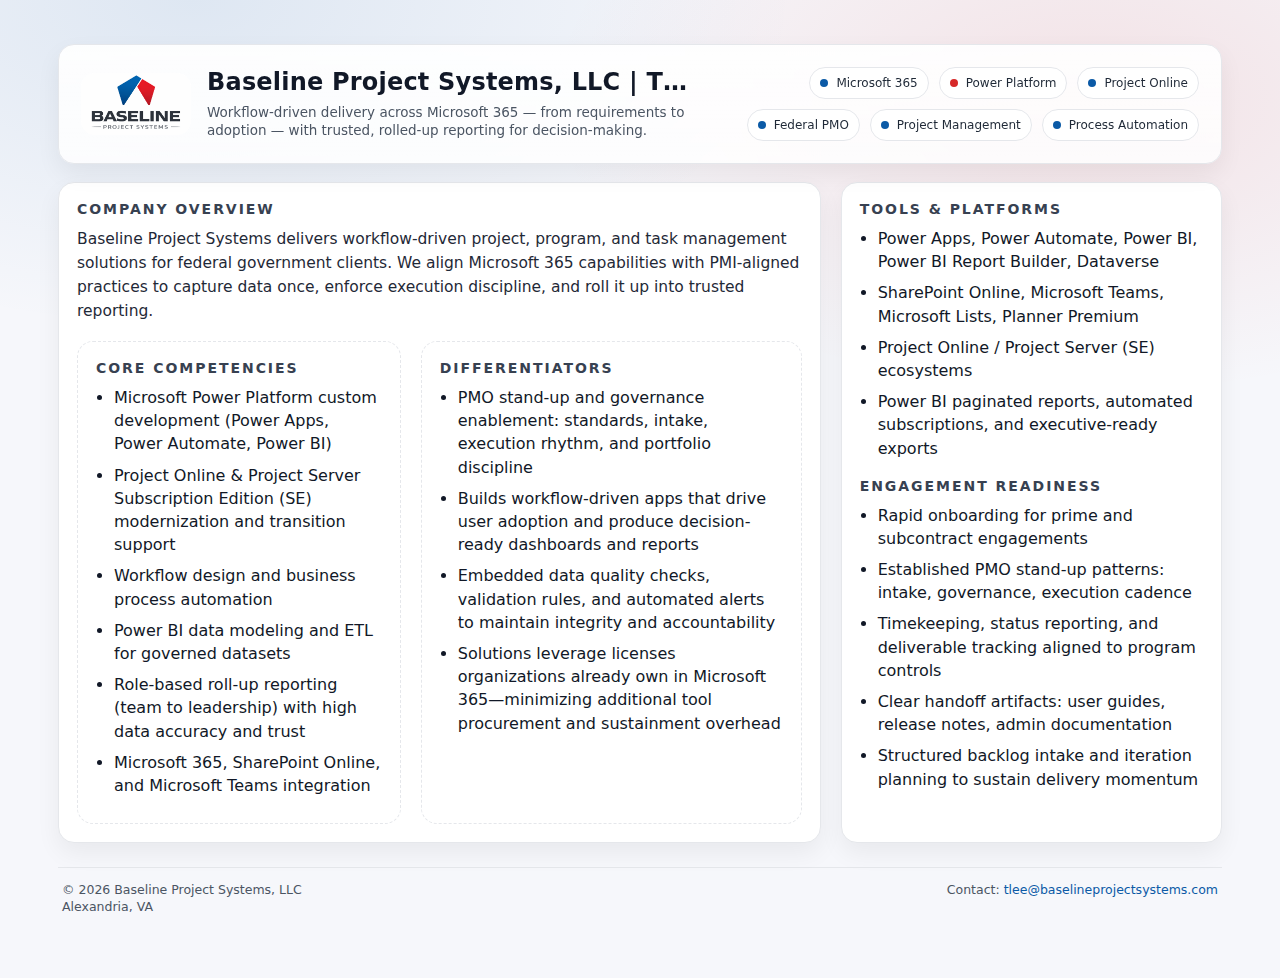
<file: index.html>
<!doctype html>
<html lang="en">
<head>
  <meta charset="utf-8" />
  <meta name="viewport" content="width=device-width,initial-scale=1" />
  <title>Baseline Project Systems</title>
  <meta name="description" content="Baseline Project Systems, LLC | Microsoft 365, Power Platform, and enterprise PMO solutions for federal clients." />

  <style>
    :root{
      --bps-blue:#0b5aa6;
      --bps-red:#d62828;
      --ink:#111827;
      --muted:#4b5563;
      --card:#ffffff;
      --bg:#f6f7fb;
      --border:#e5e7eb;
      --shadow: 0 10px 25px rgba(0,0,0,.06);
      --radius: 16px;
    }
    *{box-sizing:border-box}
    body{
      margin:0;
      font-family: system-ui, -apple-system, Segoe UI, Roboto, Helvetica, Arial, sans-serif;
      color:var(--ink);
      background:
        radial-gradient(1100px 600px at 15% 0%, rgba(11,90,166,.10), transparent 55%),
        radial-gradient(900px 500px at 85% 10%, rgba(214,40,40,.10), transparent 60%),
        var(--bg);
    }
    a{color:var(--bps-blue); text-decoration:none}
    a:hover{text-decoration:underline}
    .wrap{max-width:1200px; margin:0 auto; padding:44px 18px 64px}

    header{
      display:flex; align-items:center; gap:18px;
      padding:22px 22px;
      background:linear-gradient(180deg, rgba(255,255,255,.92), rgba(255,255,255,.82));
      border:1px solid var(--border);
      border-radius:var(--radius);
      box-shadow: var(--shadow);
      backdrop-filter: blur(6px);
    }
    .brand{
      display:flex; align-items:center; gap:16px; min-width:0;
    }
    .brand img{
      width:110px; height:auto; display:block;
      border-radius:14px;
    }
    .title{
      min-width:0;
    }
    .title h1{
      margin:0;
      font-size:24px;
      letter-spacing:.2px;
      line-height:1.15;
      white-space:nowrap;
      overflow:hidden;
      text-overflow:ellipsis;
    }
    .title p{
      margin:6px 0 0;
      color:var(--muted);
      font-size:13.5px;
      line-height:1.35;
    }

    .pillrow{
      margin-left:auto;
      display:flex; gap:10px; flex-wrap:wrap; justify-content:flex-end;
    }
    .pill{
      font-size:12px;
      padding:8px 10px;
      border:1px solid var(--border);
      border-radius:999px;
      background:#fff;
      color:#1f2937;
      display:inline-flex; align-items:center; gap:8px;
    }
    .dot{
      width:8px; height:8px; border-radius:99px; display:inline-block;
      background:var(--bps-blue);
    }
    .dot.red{background:var(--bps-red)}

    main{margin-top:18px}

    .grid{
      display:grid;
      grid-template-columns: 2fr 1fr;
      gap:20px;
      margin-top:16px;
    }

    @media (max-width: 980px){
      header{flex-direction:column; align-items:flex-start}
      .pillrow{margin-left:0; justify-content:flex-start}
      .grid{grid-template-columns:1fr}
      .title h1{white-space:normal}
    }

    .card{
      background:var(--card);
      border:1px solid var(--border);
      border-radius:var(--radius);
      box-shadow: var(--shadow);
      padding:18px 18px;
    }

    h2{
      margin:0 0 10px;
      font-size:14px;
      letter-spacing:.14em;
      text-transform:uppercase;
      color:#374151;
    }

    .lead{
      margin:0;
      color:#1f2937;
      font-size:15.5px;
      line-height:1.55;
    }

    ul{
      margin:10px 0 0 18px;
      padding:0;
      color:#111827;
    }
    li{margin:8px 0; line-height:1.45}
    .muted{color:var(--muted)}

    /* Core Competencies reduced ~15% vs Differentiators */
    .split{
      display:grid;
      grid-template-columns: 2.55fr 3fr;
      gap:20px;
    }

    @media (max-width: 820px){
      .split{grid-template-columns:1fr}
    }

    .footer{
      margin-top:24px;
      display:flex;
      gap:12px;
      flex-wrap:wrap;
      align-items:flex-start;
      justify-content:space-between;
      color:var(--muted);
      font-size:12.5px;
      padding:14px 4px 0;
      border-top:1px solid var(--border);
    }
    .footer-left{
      display:flex;
      flex-direction:column;
      gap:2px;
    }
  </style>
</head>

<body>
  <div class="wrap">
    <header>
      <div class="brand">
        <img src="logo.png" alt="Baseline Project Systems Logo" />
        <div class="title">
          <h1>Baseline Project Systems, LLC | Thomas Lee</h1>
          <p class="muted">
            Workflow-driven delivery across Microsoft 365 — from requirements to adoption — with trusted, rolled-up reporting for decision-making.
          </p>
        </div>
      </div>

      <div class="pillrow">
        <span class="pill"><span class="dot"></span> Microsoft 365</span>
        <span class="pill"><span class="dot red"></span> Power Platform</span>
        <span class="pill"><span class="dot"></span> Project Online</span>
        <span class="pill"><span class="dot"></span> Federal PMO</span>
        <span class="pill"><span class="dot"></span> Project Management</span>
        <span class="pill"><span class="dot"></span> Process Automation</span>
      </div>
    </header>

    <main>
      <div class="grid">
        <section class="card">
          <h2>Company Overview</h2>
          <p class="lead">
            Baseline Project Systems delivers workflow-driven project, program, and task management solutions for federal government clients.
            We align Microsoft 365 capabilities with PMI-aligned practices to capture data once, enforce execution discipline, and roll it up into trusted reporting.
          </p>

          <div class="split" style="margin-top:18px">
            <div class="card" style="box-shadow:none; border-style:dashed">
              <h2>Core Competencies</h2>
              <ul>
                <li>Microsoft Power Platform custom development (Power Apps, Power Automate, Power BI)</li>
                <li>Project Online &amp; Project Server Subscription Edition (SE) modernization and transition support</li>
                <li>Workflow design and business process automation</li>
                <li>Power BI data modeling and ETL for governed datasets</li>
                <li>Role-based roll-up reporting (team to leadership) with high data accuracy and trust</li>
                <li>Microsoft 365, SharePoint Online, and Microsoft Teams integration</li>
              </ul>
            </div>

            <div class="card" style="box-shadow:none; border-style:dashed">
              <h2>Differentiators</h2>
              <ul>
                <li>PMO stand-up and governance enablement: standards, intake, execution rhythm, and portfolio discipline</li>
                <li>Builds workflow-driven apps that drive user adoption and produce decision-ready dashboards and reports</li>
                <li>Embedded data quality checks, validation rules, and automated alerts to maintain integrity and accountability</li>
                <li>Solutions leverage licenses organizations already own in Microsoft 365—minimizing additional tool procurement and sustainment overhead</li>
              </ul>
            </div>
          </div>
        </section>

        <aside class="card">
          <h2>Tools &amp; Platforms</h2>
          <ul>
            <li>Power Apps, Power Automate, Power BI, Power BI Report Builder, Dataverse</li>
            <li>SharePoint Online, Microsoft Teams, Microsoft Lists, Planner Premium</li>
            <li>Project Online / Project Server (SE) ecosystems</li>
            <li>Power BI paginated reports, automated subscriptions, and executive-ready exports</li>
          </ul>

          <div style="margin-top:18px">
            <h2>Engagement Readiness</h2>
            <ul>
              <li>Rapid onboarding for prime and subcontract engagements</li>
              <li>Established PMO stand-up patterns: intake, governance, execution cadence</li>
              <li>Timekeeping, status reporting, and deliverable tracking aligned to program controls</li>
              <li>Clear handoff artifacts: user guides, release notes, admin documentation</li>
              <li>Structured backlog intake and iteration planning to sustain delivery momentum</li>
            </ul>
          </div>
        </aside>
      </div>

      <div class="footer">
        <div class="footer-left">
          <div>© <span id="y"></span> Baseline Project Systems, LLC</div>
          <div>Alexandria, VA</div>
        </div>
        <div>
          Contact:
          <a href="mailto:tlee@baselineprojectsystems.com">tlee@baselineprojectsystems.com</a>
        </div>
      </div>
    </main>
  </div>

  <script>
    document.getElementById("y").textContent = new Date().getFullYear();
  </script>
</body>
</html>
</file>
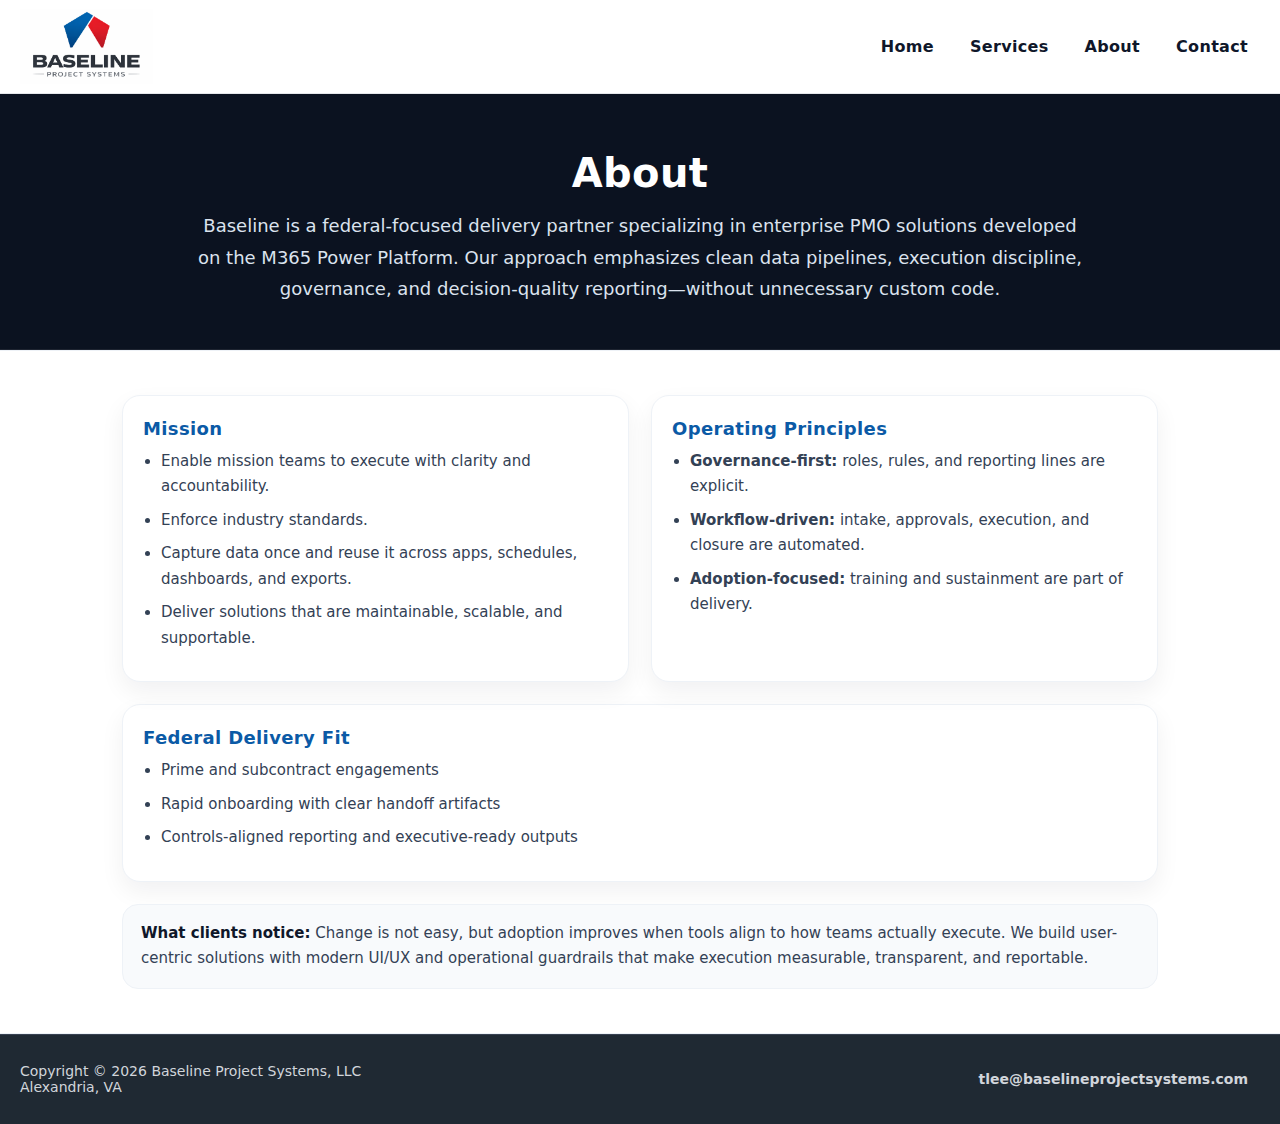
<file: about.html>
<!doctype html>
<html lang="en">
<head>
  <meta charset="utf-8" />
  <meta name="viewport" content="width=device-width, initial-scale=1" />
  <title>About | Baseline</title>

  <meta name="description" content="About Baseline — workflow-driven delivery across Microsoft 365, the Power Platform, and enterprise reporting for federal government clients." />

  <!-- Favicon -->
  <link rel="icon" href="/favicon.ico" sizes="any">
  <link rel="icon" type="image/png" sizes="32x32" href="/favicon-32.png">
  <link rel="icon" type="image/png" sizes="16x16" href="/favicon-16.png">
  <link rel="apple-touch-icon" href="/apple-touch-icon.png">

  <!-- Shared stylesheet (matches your new homepage template) -->
  <link rel="stylesheet" href="styles.css" />

  <style>
    /* Page-only styling (aligned to the new template palette and typography) */
    .about-hero{
      position:relative;
      padding:56px 20px 44px;
      background:#0b1220;
      border-bottom:1px solid rgba(255,255,255,.08);
      text-align:center;
    }

    .about-hero-inner{
      max-width:980px;
      margin:0 auto;
    }

    .about-hero h1{
      margin:0;
      font-size:clamp(24px, 3.2vw, 40px);
      font-weight:900;
      letter-spacing:.01em;
      color:#ffffff;
    }

    .about-hero p{
      margin:14px auto 0;
      max-width:900px;
      font-size:clamp(15px, 2vw, 18px);
      line-height:1.75;
      color:#dbe3ee;
    }

    .about-wrap{
      background:#ffffff;
      color:var(--ink);
      border-top:1px solid var(--section-border);
      border-bottom:1px solid var(--section-border);
    }

    .about-inner{
      max-width:1100px;
      margin:0 auto;
      padding:44px 32px;
    }

    .about-grid{
      display:grid;
      grid-template-columns:repeat(2, 1fr);
      gap:22px;
    }

    .about-card{
      background:#ffffff;
      border:1px solid var(--card-border);
      border-radius:18px;
      padding:22px 20px;
      box-shadow:0 10px 24px rgba(15,23,42,.06);
      transition:transform .25s ease, box-shadow .25s ease, border-color .25s ease;
    }

    .about-card:hover{
      transform:translateY(-3px);
      box-shadow:0 16px 34px rgba(15,23,42,.10);
      border-color:rgba(11,90,166,.20);
    }

    .about-title{
      margin:0 0 10px;
      font-size:18px;
      font-weight:800;
      letter-spacing:.02em;
      color:var(--bps-blue);
    }

    .about-list{
      margin:0;
      padding-left:18px;
      color:#334155;
      line-height:1.7;
      font-size:15px;
    }

    .about-list li{ margin:8px 0; }

    .about-wide{
      margin-top:22px;
    }

    .about-wide .about-card{ box-shadow:0 10px 24px rgba(15,23,42,.06); }

    .about-note{
      margin-top:22px;
      padding:16px 18px;
      border:1px solid var(--section-border);
      background:#f8fafc;
      border-radius:16px;
      color:#334155;
      line-height:1.7;
      font-size:15px;
    }

    .about-note strong{ color:var(--ink); }

    @media (max-width: 920px){
      .about-inner{ padding:34px 18px; }
      .about-grid{ grid-template-columns:1fr; }
    }
  </style>
</head>

<body>
  <!-- Header + Mobile Menu + Footer are injected automatically by site.js -->

  <!-- PAGE HERO -->
  <section class="about-hero">
    <div class="about-hero-inner">
      <h1>About</h1>
      <p>
        Baseline is a federal-focused delivery partner specializing in enterprise PMO solutions developed on the M365 Power Platform.
        Our approach emphasizes clean data pipelines, execution discipline, governance, and decision-quality reporting—without unnecessary custom code.
      </p>
    </div>
  </section>

  <!-- ABOUT CONTENT -->
  <section class="about-wrap" aria-label="About Baseline">
    <div class="about-inner">
      <div class="about-grid">

        <article class="about-card">
          <h2 class="about-title">Mission</h2>
          <ul class="about-list">
            <li>Enable mission teams to execute with clarity and accountability.</li>
            <li>Enforce industry standards.</li>
            <li>Capture data once and reuse it across apps, schedules, dashboards, and exports.</li>
            <li>Deliver solutions that are maintainable, scalable, and supportable.</li>
          </ul>
        </article>

        <article class="about-card">
          <h2 class="about-title">Operating Principles</h2>
          <ul class="about-list">
            <li><strong>Governance-first:</strong> roles, rules, and reporting lines are explicit.</li>
            <li><strong>Workflow-driven:</strong> intake, approvals, execution, and closure are automated.</li>
            <li><strong>Adoption-focused:</strong> training and sustainment are part of delivery.</li>
          </ul>
        </article>

      </div>

      <div class="about-wide">
        <article class="about-card">
          <h2 class="about-title">Federal Delivery Fit</h2>
          <ul class="about-list">
            <li>Prime and subcontract engagements</li>
            <li>Rapid onboarding with clear handoff artifacts</li>
            <li>Controls-aligned reporting and executive-ready outputs</li>
          </ul>
        </article>
      </div>

      <div class="about-note">
        <strong>What clients notice:</strong> Change is not easy, but adoption improves when tools align to how teams actually execute.
        We build user-centric solutions with modern UI/UX and operational guardrails that make execution measurable, transparent, and reportable.
      </div>
    </div>
  </section>

  <!-- Shared loader: injects header/footer, sets active nav, wires mobile menu, handles no-flash -->
  <script src="site.js"></script>
</body>
</html>
</file>
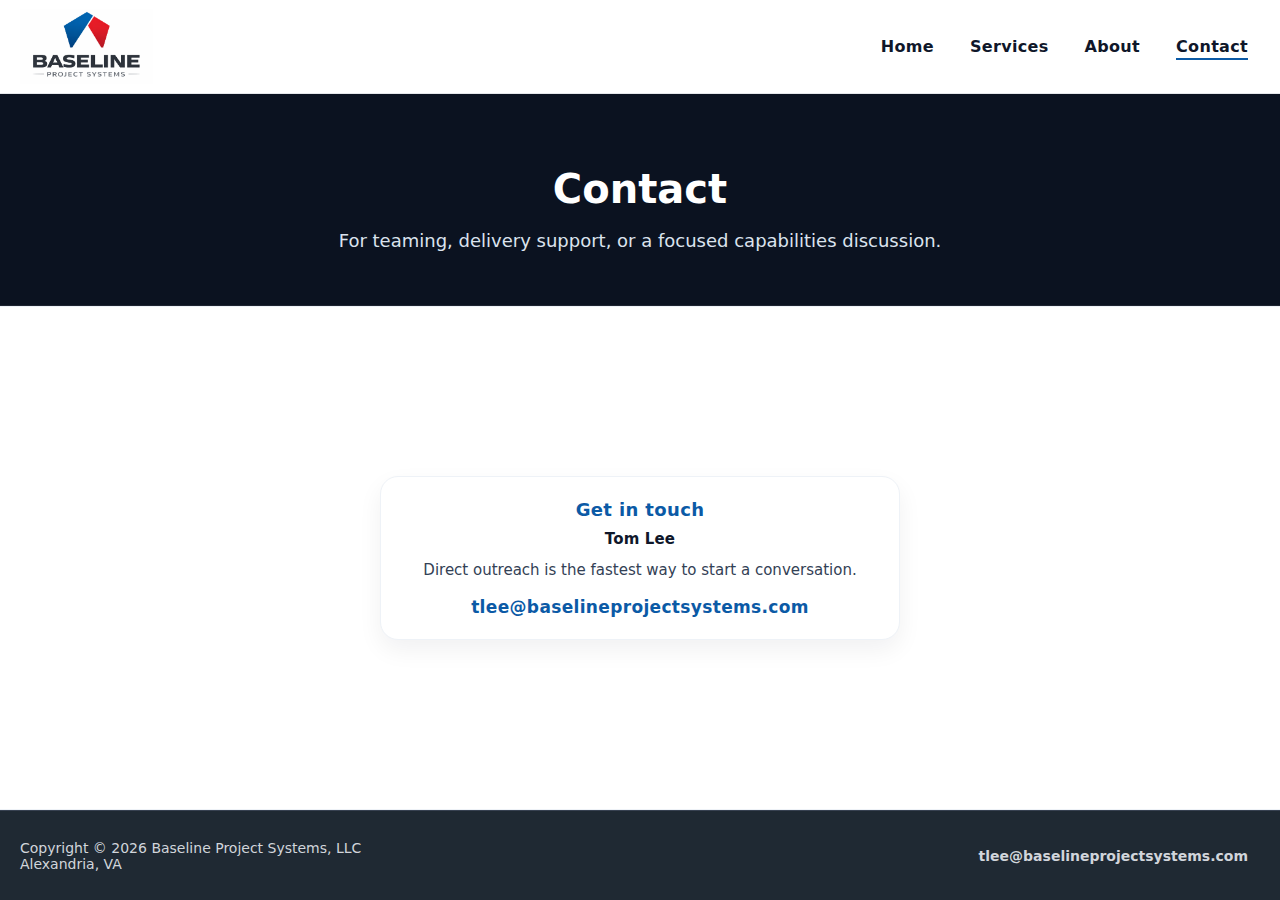
<file: contact.html>
<!doctype html>
<html lang="en">
<head>
  <meta charset="utf-8" />
  <meta name="viewport" content="width=device-width, initial-scale=1" />
  <title>Contact | Baseline</title>

  <meta name="description" content="Contact Baseline for teaming, delivery support, or a capabilities discussion." />

  <!-- Favicon -->
  <link rel="icon" href="/favicon.ico" sizes="any">
  <link rel="icon" type="image/png" sizes="32x32" href="/favicon-32.png">
  <link rel="icon" type="image/png" sizes="16x16" href="/favicon-16.png">
  <link rel="apple-touch-icon" href="/apple-touch-icon.png">

  <link rel="stylesheet" href="styles.css" />

  <style>
    /* Page-level layout fix */
    body{
      display:flex;
      flex-direction:column;
      min-height:100vh;
    }

    main{
      flex:1;
      display:flex;
      flex-direction:column;
    }

    .contact-hero{
      padding:72px 20px 48px;
      background:#0b1220;
      border-bottom:1px solid rgba(255,255,255,.08);
      text-align:center;
    }

    .contact-hero h1{
      margin:0;
      font-size:clamp(26px, 3.2vw, 40px);
      font-weight:900;
      color:#ffffff;
    }

    .contact-hero p{
      margin:14px auto 0;
      max-width:760px;
      font-size:clamp(15px, 2vw, 18px);
      line-height:1.7;
      color:#dbe3ee;
    }

    .contact-wrap{
      background:#ffffff;
      color:var(--ink);
      padding:56px 20px;
      border-top:1px solid var(--section-border);
      border-bottom:1px solid var(--section-border);
      display:flex;
      align-items:center;
      justify-content:center;
      flex:1;
    }

    .contact-card{
      max-width:520px;
      width:100%;
      background:#ffffff;
      border:1px solid var(--card-border);
      border-radius:18px;
      padding:22px 22px;
      box-shadow:0 10px 24px rgba(15,23,42,.06);
      text-align:center;
      transition:transform .25s ease, box-shadow .25s ease, border-color .25s ease;
    }

    .contact-card:hover{
      transform:translateY(-3px);
      box-shadow:0 16px 34px rgba(15,23,42,.10);
      border-color:rgba(11,90,166,.20);
    }

    .contact-card h2{
      margin:0 0 10px;
      font-size:18px;
      font-weight:900;
      letter-spacing:.02em;
      color:var(--bps-blue);
    }

    .contact-name{
      margin:0 0 10px;
      font-size:15px;
      font-weight:800;
      color:#0f172a;
      letter-spacing:.01em;
    }

    .contact-card p{
      margin:0 0 14px;
      font-size:15px;
      line-height:1.65;
      color:#334155;
    }

    .contact-email{
      font-size:17px;
      font-weight:900;
      letter-spacing:.02em;
    }

    .contact-email a{
      color:var(--bps-blue);
      text-decoration:none;
    }

    .contact-email a:hover{
      text-decoration:underline;
    }

    @media (max-width:768px){
      .contact-wrap{ padding:48px 18px; }
      .contact-card{ padding:20px 18px; }
    }
  </style>
</head>

<body>
  <!-- Header injected by site.js -->

  <main>
    <!-- HERO -->
    <section class="contact-hero">
      <h1>Contact</h1>
      <p>
        For teaming, delivery support, or a focused capabilities discussion.
      </p>
    </section>

    <!-- CONTACT CONTENT -->
    <section class="contact-wrap" aria-label="Contact Baseline">
      <div class="contact-card">
        <h2>Get in touch</h2>

        <div class="contact-name">Tom Lee</div>

        <p>
          Direct outreach is the fastest way to start a conversation.
        </p>

        <div class="contact-email">
          <a href="mailto:tlee@baselineprojectsystems.com">
            tlee@baselineprojectsystems.com
          </a>
        </div>
      </div>
    </section>
  </main>

  <!-- Footer injected by site.js -->

  <script src="site.js"></script>
</body>
</html>
</file>
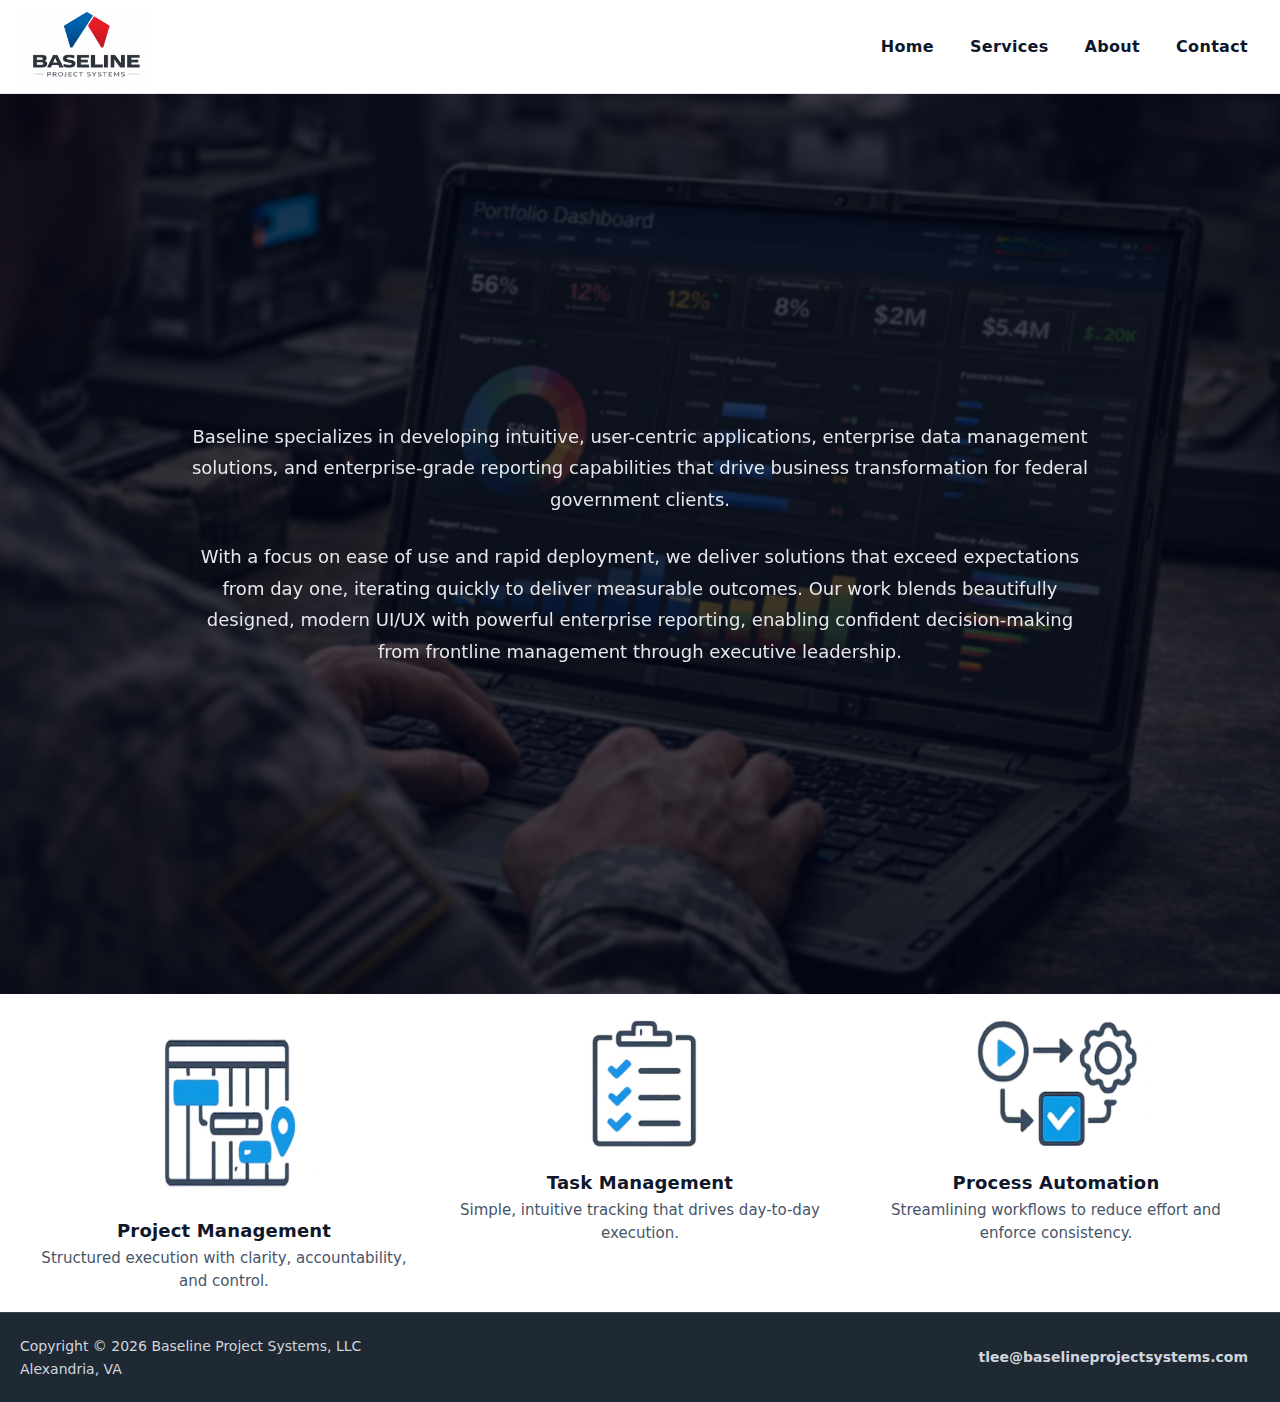
<file: index2.html>
<!doctype html>
<html lang="en">
<head>
  <meta charset="utf-8" />
  <meta name="viewport" content="width=device-width, initial-scale=1" />
  <title>Our Mission | Baseline</title>

  <meta name="description" content="Baseline modernizes the enterprise through intuitive applications and enterprise reporting for federal government clients." />

  <!-- Favicon -->
  <link rel="icon" href="/favicon.ico" sizes="any">
  <link rel="icon" type="image/png" sizes="32x32" href="/favicon-32.png">
  <link rel="icon" type="image/png" sizes="16x16" href="/favicon-16.png">
  <link rel="apple-touch-icon" href="/apple-touch-icon.png">

  <style>
    :root{
      --bps-blue:#0b5aa6;
      --ink:#0f172a;
      --muted:#475569;
      --header-border:#e5e7eb;

      --footer-bg:#1f2933;
      --footer-text:#d1d5db;
      --footer-border:#374151;
    }

    *{ box-sizing:border-box }

    body{
      margin:0;
      font-family: system-ui, -apple-system, Segoe UI, Roboto, Helvetica, Arial, sans-serif;
      background:#000;
      color:#f9fafb;
      overflow-x:hidden;
    }

    /* ================= HEADER ================= */
    header{
      background:#ffffff;
      border-bottom:1px solid var(--header-border);
    }

    .header-inner{
      width:100%;
      display:flex;
      align-items:center;
      justify-content:space-between;
      padding:9px 32px 9px 20px;
    }

    .logo img{
      height:75px;
      width:auto;
      display:block;
    }

    /* Desktop nav */
    nav ul{
      list-style:none;
      margin:0;
      padding:0;
      display:flex;
      gap:36px;
      align-items:center;
    }

    nav a{
      position:relative;
      text-decoration:none;
      font-weight:600;
      color:var(--ink);
      letter-spacing:.02em;
      padding-bottom:4px;
    }

    nav a::after{
      content:"";
      position:absolute;
      left:0;
      bottom:0;
      width:0%;
      height:2px;
      background:var(--bps-blue);
      transition:width .25s ease;
    }

    nav a:hover::after{ width:100%; }

    /* Mobile menu button: hidden by default (desktop) */
    .menu-toggle{
      display:none;
      align-items:center;
      gap:10px;
      padding:10px 12px;
      border:1px solid var(--header-border);
      border-radius:12px;
      background:#fff;
      color:var(--ink);
      font-weight:700;
      cursor:pointer;
    }

    .menu-toggle:focus{
      outline:none;
      box-shadow:0 0 0 4px rgba(11,90,166,.12);
      border-color:rgba(11,90,166,.40);
    }

    .hamburger{
      width:18px;
      height:12px;
      display:flex;
      flex-direction:column;
      justify-content:space-between;
    }

    .hamburger span{
      height:2px;
      width:100%;
      background:var(--ink);
      border-radius:2px;
      display:block;
    }

    /* ================= MOBILE OVERLAY (default hidden everywhere) ================= */
    .mobile-overlay{ display:none; }
    .mobile-overlay.is-open{ display:none; } /* keep hidden on desktop even if JS toggles */

    /* ================= HERO ================= */
    .hero{
      position:relative;
      min-height:100vh;
      display:flex;
      align-items:center;
      justify-content:center;
      padding:40px 20px;
      background-image:url("hero-military-dashboard.jpg");
      background-size:cover;
      background-position:center;
      text-align:center;
    }

    .hero::before{
      content:"";
      position:absolute;
      inset:0;
      background:rgba(2,6,23,.72);
      backdrop-filter:blur(1px);
    }

    .hero-content{
      position:relative;
      max-width:900px;
    }

    .mission-text{
      font-size:clamp(15px,2vw,18px);
      line-height:1.75;
      color:#e5e7eb;
      margin:0;
    }

    .mission-text + .mission-text{ margin-top:26px; }

    /* ================= ICON SECTION (WHITE / COMPACT) ================= */
    .image-section{
      background:#ffffff;
      padding:20px 32px;          /* compact height */
      display:flex;
      justify-content:space-between;
      gap:32px;
    }

    .image-card{
      width:32%;
      text-align:center;
      color:var(--ink);
    }

    /* icons 50% smaller */
    .image-card img{
      width:50%;
      height:auto;
      display:block;
      margin:0 auto;
    }

    .image-card h3{
      margin:14px 0 6px;
      font-size:18px;
      font-weight:700;
      letter-spacing:.01em;
    }

    .image-card p{
      margin:0;
      font-size:15px;
      line-height:1.5;
      color:var(--muted);
    }

    /* ================= FOOTER ================= */
    footer{
      background:var(--footer-bg);
      border-top:1px solid var(--footer-border);
      height:90px;
      display:flex;
      align-items:center;
    }

    .footer-inner{
      width:100%;
      display:flex;
      justify-content:space-between;
      align-items:center;
      padding:0 32px 0 20px;
      color:var(--footer-text);
      font-size:14px;
      line-height:1.6;
    }

    .footer-left{
      display:flex;
      flex-direction:column;
    }

    .footer-right a{
      color:var(--footer-text);
      text-decoration:none;
      font-weight:600;
    }

    .footer-right a:hover{ text-decoration:underline; }

    /* ================= RESPONSIVE ================= */
    @media (max-width:768px){
      .logo img{ height:62px; }

      /* Hide desktop nav, show menu button */
      nav{ display:none; }
      .menu-toggle{ display:flex; }

      /* Enable overlay ONLY on mobile */
      .mobile-overlay{
        display:none;               /* hidden until opened */
        position:fixed;
        inset:0;
        background:rgba(2,6,23,.65);
        z-index:9999;
      }

      .mobile-overlay.is-open{ display:block; }

      .mobile-panel{
        background:#fff;
        color:var(--ink);
        width:100%;
        height:100%;
        padding:24px 18px;
      }

      .mobile-links{
        display:flex;
        flex-direction:column;
        gap:10px;
        margin-top:10px;
      }

      .mobile-links a{
        text-decoration:none;
        color:var(--ink);
        font-weight:800;
        font-size:22px;
        padding:16px 14px;
        border-radius:14px;
        background:#f8fafc;
        border:1px solid #eef2f7;
      }

      /* icons section stacks on mobile */
      .image-section{
        flex-direction:column;
        padding:18px 18px;
        gap:24px;
      }

      .image-card{
        width:100%;
      }

      .image-card img{
        width:45%;
      }

      .footer-inner{
        flex-direction:column;
        gap:10px;
        text-align:center;
      }
    }

    /* lock scroll when menu open */
    body.menu-open{ overflow:hidden; }
  </style>
</head>

<body>

  <!-- HEADER (not sticky) -->
  <header>
    <div class="header-inner">
      <div class="logo">
        <img src="logo.png" alt="Baseline Logo">
      </div>

      <nav aria-label="Primary navigation">
        <ul>
          <li><a href="index.html">Home</a></li>
          <li><a href="services.html">Services</a></li>
          <li><a href="mission.html">About</a></li>
          <li><a href="contact.html">Contact</a></li>
        </ul>
      </nav>

      <button class="menu-toggle" id="menuToggle" aria-expanded="false" aria-controls="mobileOverlay">
        <span class="hamburger" aria-hidden="true">
          <span></span><span></span><span></span>
        </span>
        Menu
      </button>
    </div>
  </header>

  <!-- MOBILE OVERLAY NAV -->
  <div class="mobile-overlay" id="mobileOverlay" aria-hidden="true">
    <div class="mobile-panel" role="menu" aria-label="Mobile navigation">
      <div class="mobile-links">
        <a role="menuitem" href="index.html">Home</a>
        <a role="menuitem" href="services.html">Services</a>
        <a role="menuitem" href="mission.html">About</a>
        <a role="menuitem" href="contact.html">Contact</a>
      </div>
    </div>
  </div>

  <!-- HERO IMAGE + MISSION -->
  <section class="hero">
    <div class="hero-content">
      <p class="mission-text">
        Baseline specializes in developing intuitive, user-centric applications, enterprise data management solutions, and enterprise-grade reporting capabilities that drive business transformation for federal government clients.
      </p>

      <p class="mission-text">
        With a focus on ease of use and rapid deployment, we deliver solutions that exceed expectations from day one, iterating quickly to deliver measurable outcomes. Our work blends beautifully designed, modern UI/UX with powerful enterprise reporting, enabling confident decision-making from frontline management through executive leadership.
      </p>
    </div>
  </section>

  <!-- ICON SECTION (below hero) -->
  <section class="image-section">
    <div class="image-card">
      <img src="projectmgmt.png" alt="Project Management">
      <h3>Project Management</h3>
      <p>Structured execution with clarity, accountability, and control.</p>
    </div>

    <div class="image-card">
      <img src="taskmgmt.png" alt="Task Management">
      <h3>Task Management</h3>
      <p>Simple, intuitive tracking that drives day-to-day execution.</p>
    </div>

    <div class="image-card">
      <img src="processauto.png" alt="Process Automation">
      <h3>Process Automation</h3>
      <p>Streamlining workflows to reduce effort and enforce consistency.</p>
    </div>
  </section>

  <!-- FOOTER -->
  <footer>
    <div class="footer-inner">
      <div class="footer-left">
        <div>Copyright © 2026 Baseline Project Systems, LLC</div>
        <div>Alexandria, VA</div>
      </div>
      <div class="footer-right">
        <a href="mailto:tlee@baselineprojectsystems.com">tlee@baselineprojectsystems.com</a>
      </div>
    </div>
  </footer>

  <script>
    (function () {
      const toggle = document.getElementById("menuToggle");
      const overlay = document.getElementById("mobileOverlay");

      if (!toggle || !overlay) return;

      function openMenu() {
        overlay.classList.add("is-open");
        document.body.classList.add("menu-open");
        toggle.setAttribute("aria-expanded", "true");
        overlay.setAttribute("aria-hidden", "false");
      }

      function closeMenu() {
        overlay.classList.remove("is-open");
        document.body.classList.remove("menu-open");
        toggle.setAttribute("aria-expanded", "false");
        overlay.setAttribute("aria-hidden", "true");
      }

      function isOpen() {
        return overlay.classList.contains("is-open");
      }

      toggle.addEventListener("click", (e) => {
        e.stopPropagation();
        isOpen() ? closeMenu() : openMenu();
      });

      overlay.addEventListener("click", (e) => {
        if (e.target === overlay) closeMenu();
      });

      document.addEventListener("keydown", (e) => {
        if (e.key === "Escape" && isOpen()) closeMenu();
      });

      overlay.querySelectorAll("a").forEach(a => {
        a.addEventListener("click", () => closeMenu());
      });
    })();
  </script>

</body>
</html>
</file>
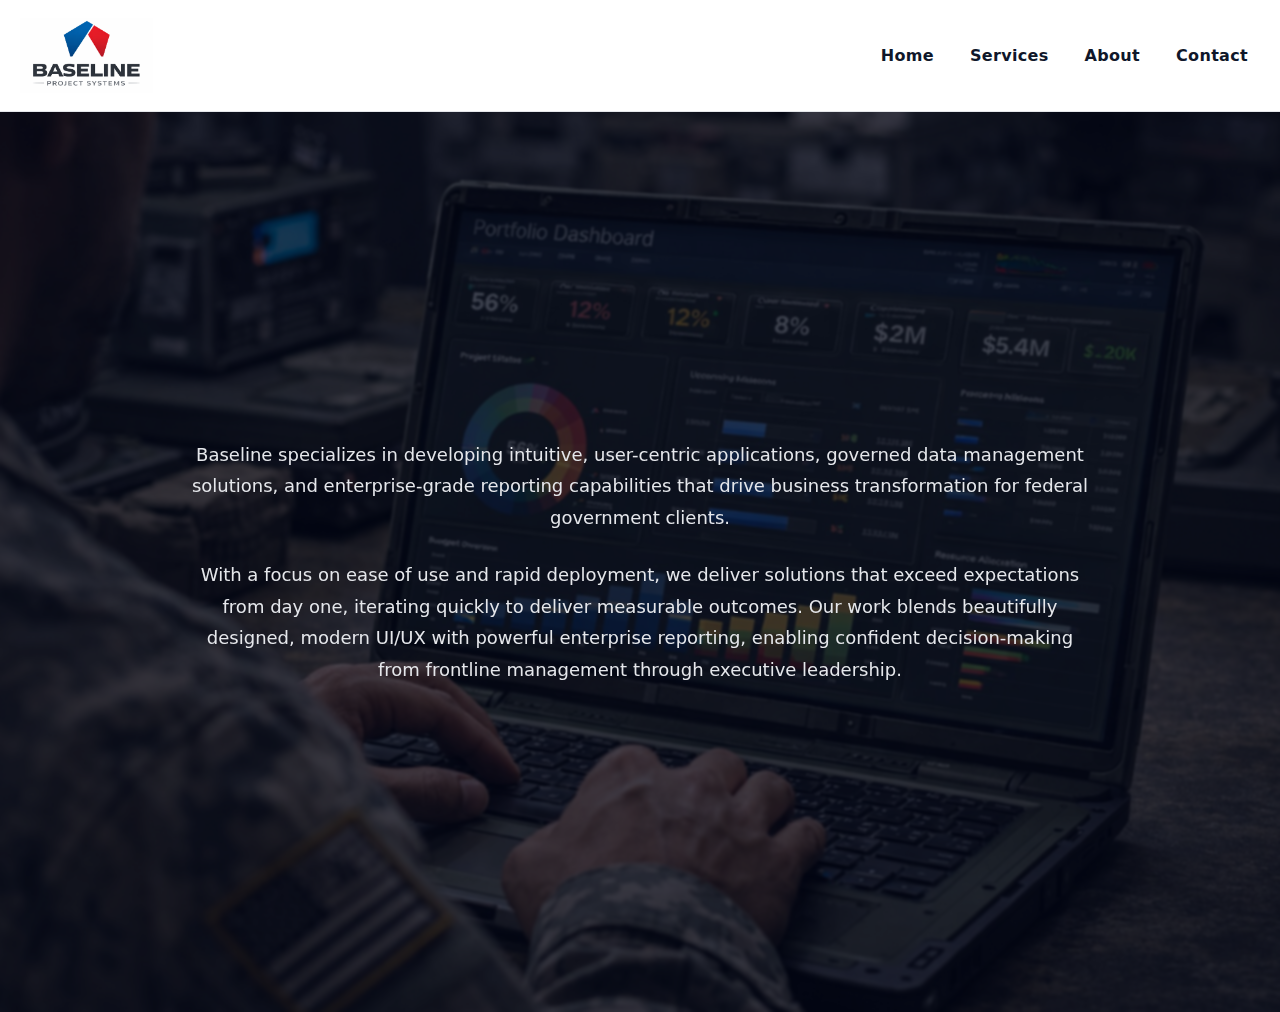
<file: mission.html>
<!doctype html>
<html lang="en">
<head>
  <meta charset="utf-8" />
  <meta name="viewport" content="width=device-width, initial-scale=1" />
  <title>Our Mission | Baseline</title>

  <meta name="description" content="Baseline modernizes the enterprise through intuitive applications, governed data, and enterprise reporting for federal government clients." />

  <!-- Favicon -->
  <link rel="icon" href="/favicon.ico" sizes="any">
  <link rel="icon" type="image/png" sizes="32x32" href="/favicon-32.png">
  <link rel="icon" type="image/png" sizes="16x16" href="/favicon-16.png">
  <link rel="apple-touch-icon" href="/apple-touch-icon.png">

  <style>
    :root{
      --bps-blue:#0b5aa6;
      --ink:#0f172a;
      --muted:#475569;
      --header-border:#e5e7eb;
    }

    *{box-sizing:border-box}

    body{
      margin:0;
      font-family: system-ui, -apple-system, Segoe UI, Roboto, Helvetica, Arial, sans-serif;
      background:#000;
      color:#f9fafb;
    }

    /* ================= HEADER ================= */
    header{
      position:sticky;
      top:0;
      z-index:1000;
      background:#ffffff;
      border-bottom:1px solid var(--header-border);
    }

    .header-inner{
      width:100%;
      display:flex;
      align-items:center;
      justify-content:space-between;
      padding:18px 32px 18px 20px; /* reduced left padding */
    }

    .logo img{
      height:75px; /* 50% larger logo */
      width:auto;
      display:block;
    }

    nav ul{
      list-style:none;
      margin:0;
      padding:0;
      display:flex;
      gap:36px;
    }

    nav a{
      position:relative;
      text-decoration:none;
      font-weight:600;
      color:var(--ink);
      letter-spacing:.02em;
      padding-bottom:4px;
      transition:color .25s ease;
    }

    nav a::after{
      content:"";
      position:absolute;
      left:0;
      bottom:0;
      width:0%;
      height:2px;
      background:var(--bps-blue);
      transition:width .25s ease;
    }

    nav a:hover{
      color:var(--bps-blue);
    }

    nav a:hover::after{
      width:100%;
    }

    /* ================= HERO ================= */
    .hero{
      position:relative;
      min-height:100vh;
      display:flex;
      align-items:center;
      justify-content:center;
      text-align:center;
      padding:40px 20px;
      background-image:url("hero-military-dashboard.jpg");
      background-size:cover;
      background-position:center;
    }

    .hero::before{
      content:"";
      position:absolute;
      inset:0;
      background:rgba(2,6,23,.72);
      backdrop-filter:blur(1px);
    }

    .hero-content{
      position:relative;
      max-width:900px;
    }

    .mission-text{
      font-size:clamp(15px,2vw,18px);
      line-height:1.75;
      color:#e5e7eb;
    }

    .mission-text + .mission-text{
      margin-top:26px;
    }

    @media (max-width:768px){
      nav ul{
        gap:22px;
      }

      .logo img{
        height:62px;
      }
    }
  </style>
</head>

<body>

  <!-- HEADER -->
  <header>
    <div class="header-inner">
      <div class="logo">
        <img src="logo.png" alt="Baseline Logo">
      </div>
      <nav>
        <ul>
          <li><a href="index.html">Home</a></li>
          <li><a href="services.html">Services</a></li>
          <li><a href="mission.html">About</a></li>
          <li><a href="contact.html">Contact</a></li>
        </ul>
      </nav>
    </div>
  </header>

  <!-- HERO / MISSION -->
  <section class="hero">
    <div class="hero-content">
      <p class="mission-text">
        Baseline specializes in developing intuitive, user-centric applications, governed data management solutions, and enterprise-grade reporting capabilities that drive business transformation for federal government clients.
      </p>

      <p class="mission-text">
        With a focus on ease of use and rapid deployment, we deliver solutions that exceed expectations from day one, iterating quickly to deliver measurable outcomes. Our work blends beautifully designed, modern UI/UX with powerful enterprise reporting, enabling confident decision-making from frontline management through executive leadership.
      </p>
    </div>
  </section>

</body>
</html>
</file>
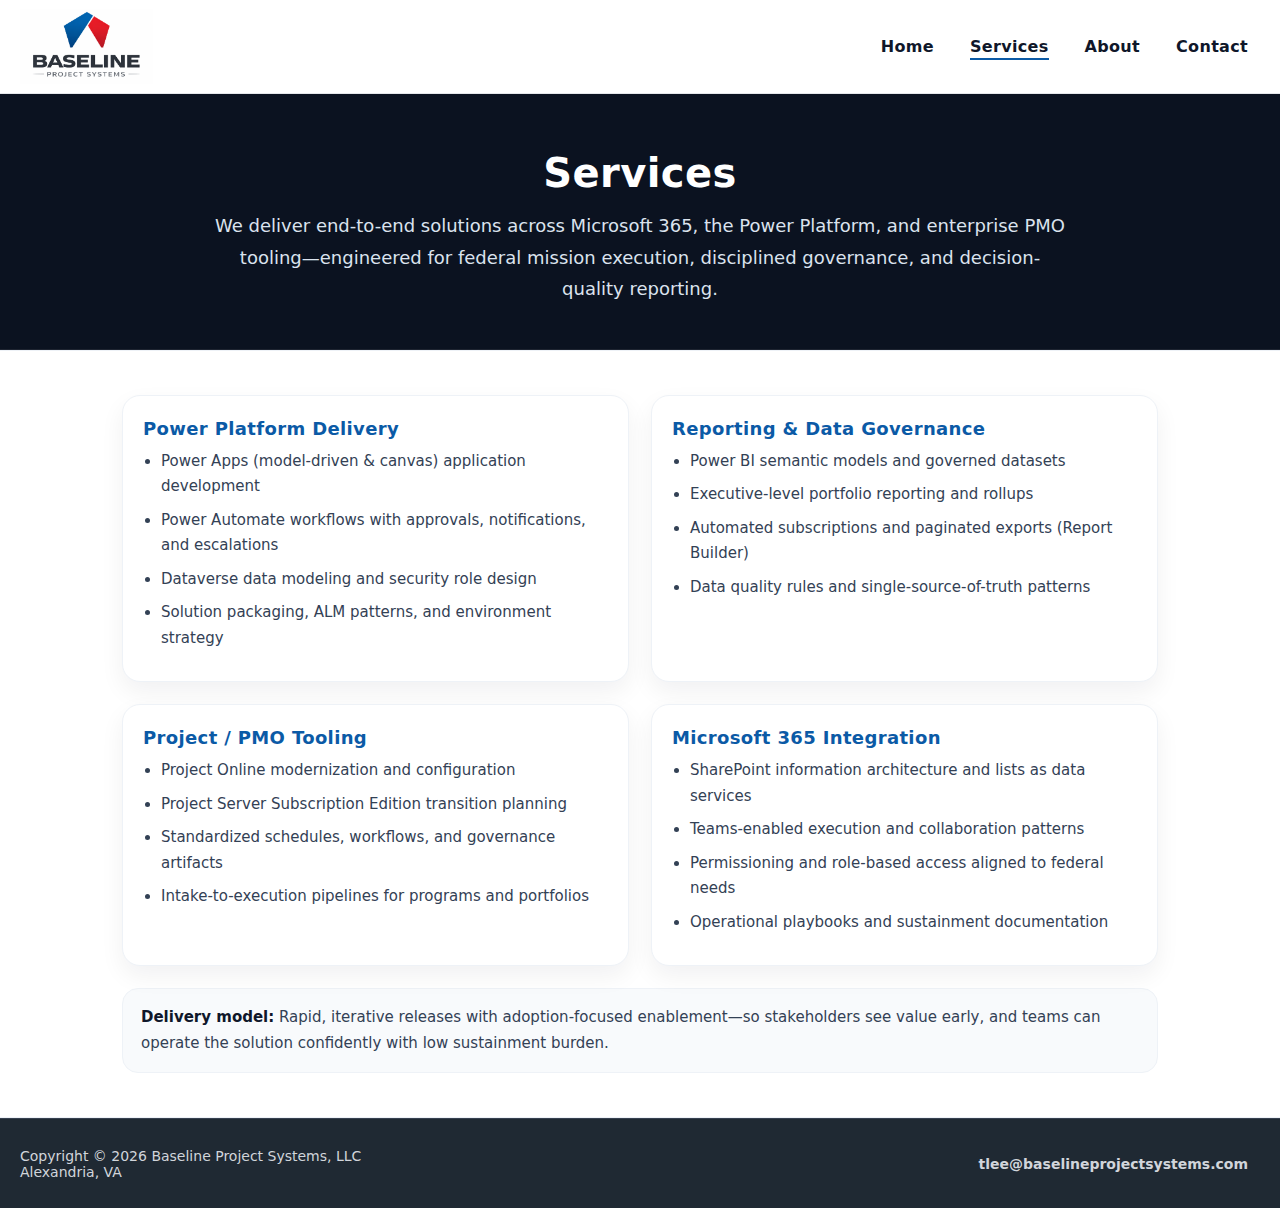
<file: services.html>
<!doctype html>
<html lang="en">
<head>
  <meta charset="utf-8" />
  <meta name="viewport" content="width=device-width, initial-scale=1" />
  <title>Services | Baseline</title>

  <meta name="description" content="Services provided by Baseline." />

  <!-- Favicon -->
  <link rel="icon" href="/favicon.ico" sizes="any">
  <link rel="icon" type="image/png" sizes="32x32" href="/favicon-32.png">
  <link rel="icon" type="image/png" sizes="16x16" href="/favicon-16.png">
  <link rel="apple-touch-icon" href="/apple-touch-icon.png">

  <!-- Shared stylesheet (matches your new homepage template) -->
  <link rel="stylesheet" href="styles.css" />

  <style>
    /* Page-only styling that stays consistent with the new theme */
    .services-hero{
      position:relative;
      padding:56px 20px 44px;
      background:#0b1220; /* deep navy */
      border-bottom:1px solid rgba(255,255,255,.08);
      text-align:center;
    }

    .services-hero-inner{
      max-width:980px;
      margin:0 auto;
    }

    .services-hero h1{
      margin:0;
      font-size:clamp(24px, 3.2vw, 40px);
      font-weight:900;
      letter-spacing:.01em;
      color:#ffffff;
    }

    .services-hero p{
      margin:14px auto 0;
      max-width:860px;
      font-size:clamp(15px, 2vw, 18px);
      line-height:1.75;
      color:#dbe3ee;
    }

    .services-wrap{
      background:#ffffff;
      color:var(--ink);
      border-top:1px solid var(--section-border);
      border-bottom:1px solid var(--section-border);
    }

    .services-inner{
      max-width:1100px;
      margin:0 auto;
      padding:44px 32px;
    }

    .service-grid{
      display:grid;
      grid-template-columns:repeat(2, 1fr);
      gap:22px;
    }

    .svc-card{
      background:#ffffff;
      border:1px solid var(--card-border);
      border-radius:18px;
      padding:22px 20px;
      box-shadow:0 10px 24px rgba(15,23,42,.06);
      transition:transform .25s ease, box-shadow .25s ease, border-color .25s ease;
    }

    .svc-card:hover{
      transform:translateY(-3px);
      box-shadow:0 16px 34px rgba(15,23,42,.10);
      border-color:rgba(11,90,166,.20);
    }

    .svc-title{
      margin:0 0 10px;
      font-size:18px;
      font-weight:800;
      letter-spacing:.02em;
      color:var(--bps-blue);
    }

    .svc-list{
      margin:0;
      padding-left:18px;
      color:#334155;
      line-height:1.7;
      font-size:15px;
    }

    .svc-list li{ margin:8px 0; }

    .services-note{
      margin-top:22px;
      padding:16px 18px;
      border:1px solid var(--section-border);
      background:#f8fafc;
      border-radius:16px;
      color:#334155;
      line-height:1.7;
      font-size:15px;
    }

    .services-note strong{ color:var(--ink); }

    @media (max-width: 920px){
      .services-inner{ padding:34px 18px; }
      .service-grid{ grid-template-columns:1fr; }
    }
  </style>
</head>

<body>
  <!-- Header + Mobile Menu + Footer are injected automatically by site.js -->

  <!-- PAGE HERO (simple, premium, consistent palette) -->
  <section class="services-hero">
    <div class="services-hero-inner">
      <h1>Services</h1>
      <p>
        We deliver end-to-end solutions across Microsoft 365, the Power Platform, and enterprise PMO tooling—engineered for federal mission execution,
        disciplined governance, and decision-quality reporting.
      </p>
    </div>
  </section>

  <!-- SERVICES CONTENT -->
  <section class="services-wrap" aria-label="Services">
    <div class="services-inner">
      <div class="service-grid">

        <article class="svc-card">
          <h2 class="svc-title">Power Platform Delivery</h2>
          <ul class="svc-list">
            <li>Power Apps (model-driven &amp; canvas) application development</li>
            <li>Power Automate workflows with approvals, notifications, and escalations</li>
            <li>Dataverse data modeling and security role design</li>
            <li>Solution packaging, ALM patterns, and environment strategy</li>
          </ul>
        </article>

        <article class="svc-card">
          <h2 class="svc-title">Reporting &amp; Data Governance</h2>
          <ul class="svc-list">
            <li>Power BI semantic models and governed datasets</li>
            <li>Executive-level portfolio reporting and rollups</li>
            <li>Automated subscriptions and paginated exports (Report Builder)</li>
            <li>Data quality rules and single-source-of-truth patterns</li>
          </ul>
        </article>

        <article class="svc-card">
          <h2 class="svc-title">Project / PMO Tooling</h2>
          <ul class="svc-list">
            <li>Project Online modernization and configuration</li>
            <li>Project Server Subscription Edition transition planning</li>
            <li>Standardized schedules, workflows, and governance artifacts</li>
            <li>Intake-to-execution pipelines for programs and portfolios</li>
          </ul>
        </article>

        <article class="svc-card">
          <h2 class="svc-title">Microsoft 365 Integration</h2>
          <ul class="svc-list">
            <li>SharePoint information architecture and lists as data services</li>
            <li>Teams-enabled execution and collaboration patterns</li>
            <li>Permissioning and role-based access aligned to federal needs</li>
            <li>Operational playbooks and sustainment documentation</li>
          </ul>
        </article>

      </div>

      <div class="services-note">
        <strong>Delivery model:</strong> Rapid, iterative releases with adoption-focused enablement—so stakeholders see value early, and teams can operate the solution confidently with low sustainment burden.
      </div>
    </div>
  </section>

  <!-- Shared loader: injects header/footer, sets active nav, wires mobile menu, handles no-flash -->
  <script src="site.js"></script>
</body>
</html>
</file>
<file: styles.css>
/* ================= ROOT / VARIABLES ================= */
:root{
  --bps-blue:#0b5aa6;
  --ink:#0f172a;

  --header-border:#e5e7eb;

  --footer-bg:#1f2933;
  --footer-text:#d1d5db;
  --footer-border:#374151;

  --section-bg:#ffffff;
  --section-border:#eef2f7;
  --card-border:#eef2f7;

  --muted:#475569;
}

/* ================= RESET ================= */
*{ box-sizing:border-box; }

html, body{
  margin:0;
  padding:0;
}

body{
  font-family: system-ui, -apple-system, Segoe UI, Roboto, Helvetica, Arial, sans-serif;
  background:#000;
  color:#f9fafb;
  overflow-x:hidden;
}

body.menu-open{ overflow:hidden; }

/* ================= HEADER ================= */
header{
  background:#ffffff;
  border-bottom:1px solid var(--header-border);
}

.header-inner{
  width:100%;
  display:flex;
  align-items:center;
  justify-content:space-between;
  padding:9px 32px 9px 20px;
}

.logo img{
  height:75px;
  width:auto;
  display:block;
}

/* Desktop nav */
nav ul{
  list-style:none;
  margin:0;
  padding:0;
  display:flex;
  gap:36px;
  align-items:center;
}

nav a{
  position:relative;
  text-decoration:none;
  font-weight:600;
  color:var(--ink);
  letter-spacing:.02em;
  padding-bottom:4px;
}

nav a::after{
  content:"";
  position:absolute;
  left:0;
  bottom:0;
  width:0%;
  height:2px;
  background:var(--bps-blue);
  transition:width .25s ease;
}

nav a:hover::after,
nav a[aria-current="page"]::after{
  width:100%;
}

/* Mobile menu toggle */
.menu-toggle{
  display:none;
  padding:10px 12px;
  border:1px solid var(--header-border);
  border-radius:12px;
  background:#fff;
  cursor:pointer;
}

.hamburger{
  width:18px;
  height:12px;
  display:flex;
  flex-direction:column;
  justify-content:space-between;
}

.hamburger span{
  height:2px;
  width:100%;
  background:var(--ink);
  border-radius:2px;
}

/* ================= MOBILE MENU ================= */
.mobile-overlay{
  display:none;
  position:fixed;
  inset:0;
  background:rgba(2,6,23,.55);
  z-index:9999;
}

.mobile-overlay.is-open{ display:block; }

.mobile-panel{
  background:var(--footer-bg);
  color:var(--footer-text);
  width:100%;
  height:100%;
  padding:18px;
  display:flex;
  flex-direction:column;
}

.mobile-topbar{
  display:flex;
  justify-content:flex-end;
  padding-bottom:16px;
  border-bottom:1px solid rgba(255,255,255,.10);
}

.mobile-btn{
  border:1px solid rgba(255,255,255,.16);
  background:rgba(255,255,255,.06);
  color:var(--footer-text);
  border-radius:12px;
  padding:10px 12px;
  font-weight:800;
  cursor:pointer;
}

.mobile-links{
  display:flex;
  flex-direction:column;
  gap:10px;
  margin-top:18px;
}

.mobile-links a{
  text-decoration:none;
  color:#ffffff;
  font-weight:900;
  font-size:22px;
  padding:16px 14px;
  border-radius:14px;
  background:rgba(255,255,255,.06);
  border:1px solid rgba(255,255,255,.10);
}

/* ================= HERO (INDEX ONLY) ================= */
/* 1) Keep the shared hero styles */
.hero{
  position:relative;
  min-height:calc(100vh - 200px);
  display:flex;
  justify-content:center;
  padding:40px 20px;
  background-size:cover;
  background-position:center;
  text-align:center;
}

/* 2) Apply the background image ONLY when the hero has .home-hero */
.hero.home-hero{
  background-image:url("hero-military-dashboard.jpg");
}

.hero::before{
  content:"";
  position:absolute;
  inset:0;
  background:rgba(2,6,23,.72);
}

.hero-content{
  position:relative;
  max-width:980px;
  margin-top:14vh;
}

.hero-lead{
  font-size:clamp(22px, 3.2vw, 36px);
  font-weight:800;
  line-height:1.15;
  color:#ffffff;
}

.hero-lead .emph{
  font-weight:900;
}

/* Animation */
@keyframes fadeUp{
  from{ opacity:0; transform:translateY(10px); }
  to{ opacity:1; transform:translateY(0); }
}

.hero-animate{
  opacity:0;
  animation:fadeUp .85s ease forwards;
}

.hero-animate.delay-1{ animation-delay:.06s; }
.hero-animate.delay-2{ animation-delay:.18s; }
.hero-animate.delay-3{ animation-delay:.30s; }

.mission-text{
  font-size:clamp(15px, 2vw, 18px);
  line-height:1.75;
  color:#e5e7eb;
}

.highlight{
  color:var(--bps-blue);
  font-weight:700;
}

.spacer-2{ margin-top:30px; }
.spacer-3{ margin-top:42px; }
.spacer-4{ margin-top:56px; }

/* ================= CAPABILITIES ================= */
.capability-section{
  background:var(--section-bg);
  border-top:1px solid var(--section-border);
  border-bottom:1px solid var(--section-border);
  color:var(--ink);
}

.capability-row{
  padding:20px 32px;
  display:flex;
  gap:32px;
}

.capability-row + .capability-row{
  border-top:1px solid var(--section-border);
}

.image-card{
  width:32%;
  text-align:center;
  background:#ffffff;
  border:1px solid var(--card-border);
  border-radius:18px;
  padding:18px 14px;
  opacity:0;
  transform:translateY(14px);
  transition:opacity .6s ease, transform .6s ease, box-shadow .25s ease;
}

.image-card.is-visible{
  opacity:1;
  transform:translateY(0);
}

.image-card:hover{
  transform:translateY(-4px);
  box-shadow:0 14px 30px rgba(15,23,42,.12);
}

.image-card img{
  width:50%;
  height:auto;
  margin:0 auto;
}

.image-card h3{
  margin:14px 0 6px;
  font-size:17px;
  font-weight:700;
  color:var(--bps-blue);
}

.image-card p{
  font-size:14.5px;
  color:var(--muted);
}

/* ================= FOOTER ================= */
footer{
  background:var(--footer-bg);
  border-top:1px solid var(--footer-border);
  height:90px;
  display:flex;
  align-items:center;
}

.footer-inner{
  width:100%;
  display:flex;
  justify-content:space-between;
  align-items:center;
  padding:0 32px 0 20px;
  color:var(--footer-text);
  font-size:14px;
}

.footer-left{
  display:flex;
  flex-direction:column;
}

.footer-right a{
  color:var(--footer-text);
  text-decoration:none;
  font-weight:600;
}

/* ================= RESPONSIVE ================= */
@media (max-width:768px){
  .logo img{ height:62px; }

  nav{ display:none; }
  .menu-toggle{ display:flex; }

  .capability-row{
    flex-direction:column;
    padding:18px;
  }

  .image-card{ width:100%; }
  .image-card img{ width:45%; }

  .footer-inner{
    flex-direction:column;
    gap:10px;
    text-align:center;
  }

  .hero{
    min-height:calc(100vh - 220px);
  }

  .hero-content{
    margin-top:10vh;
  }
}
</file>
